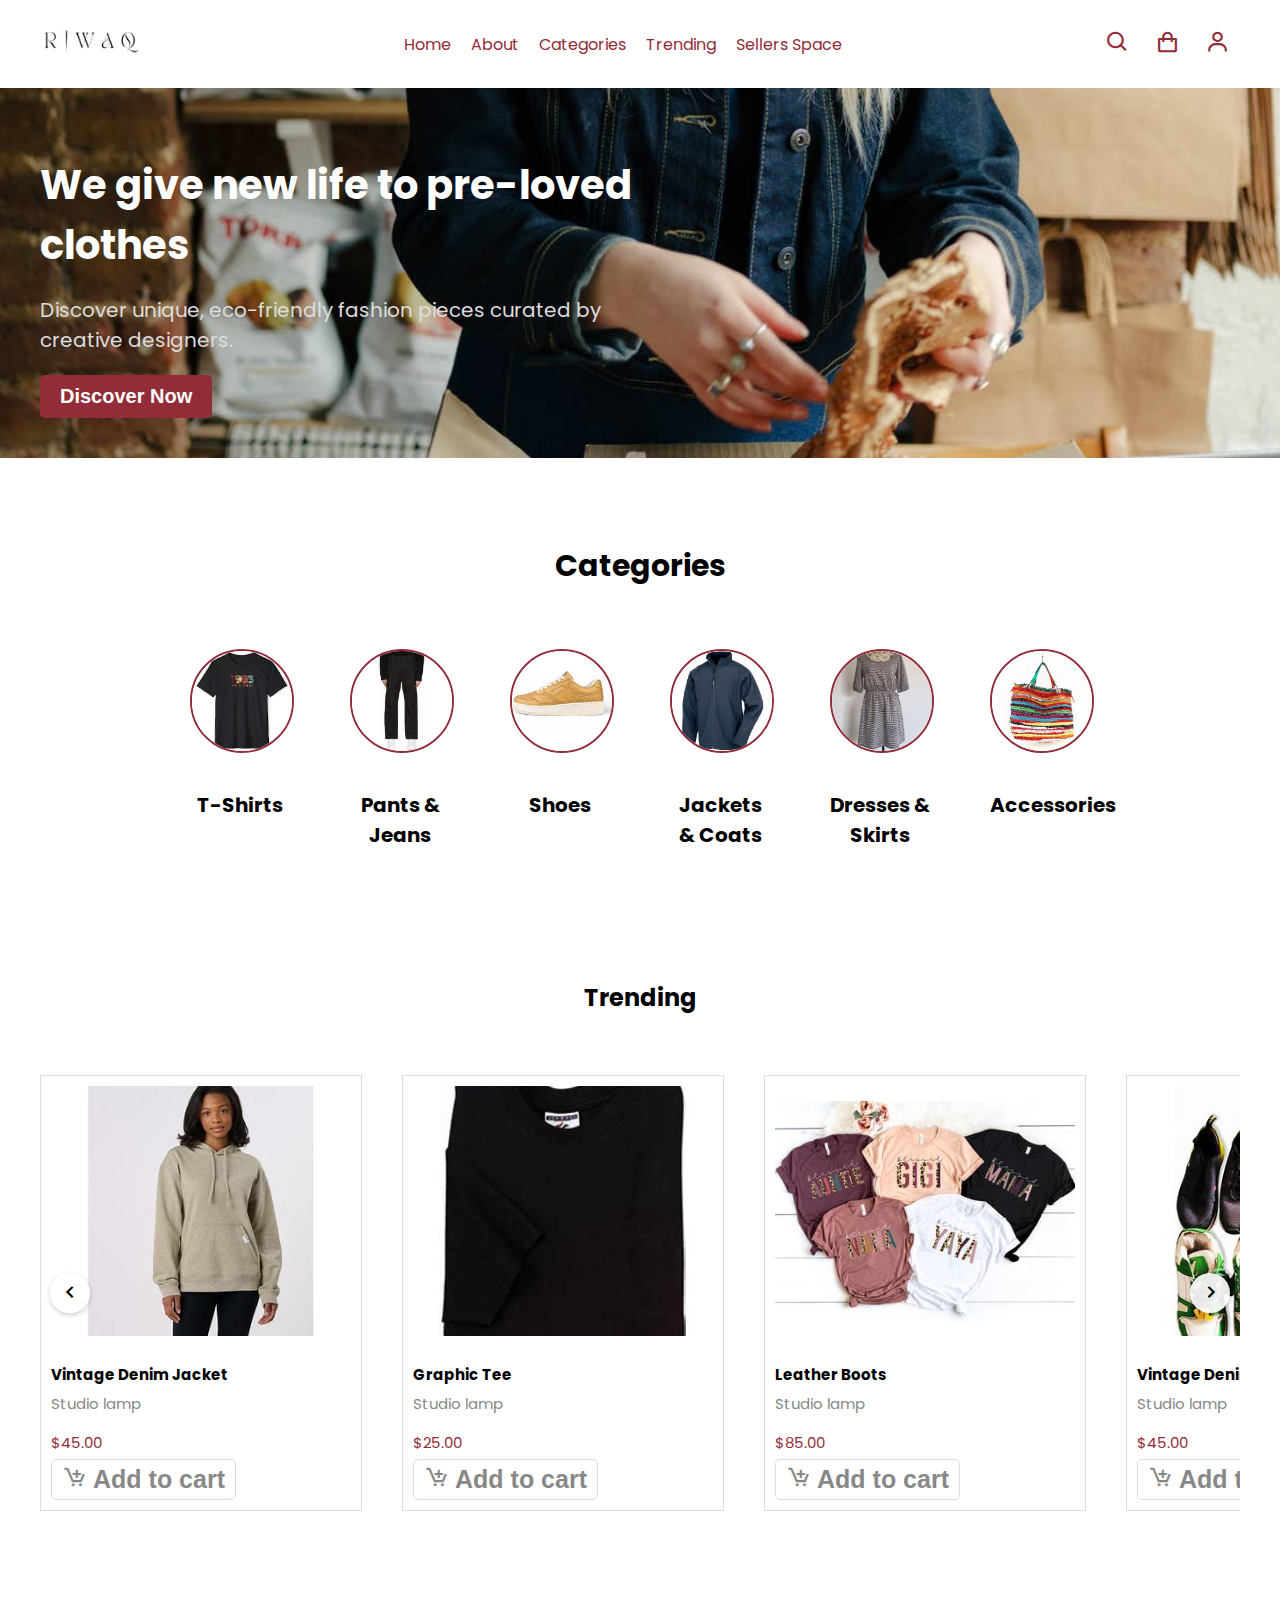
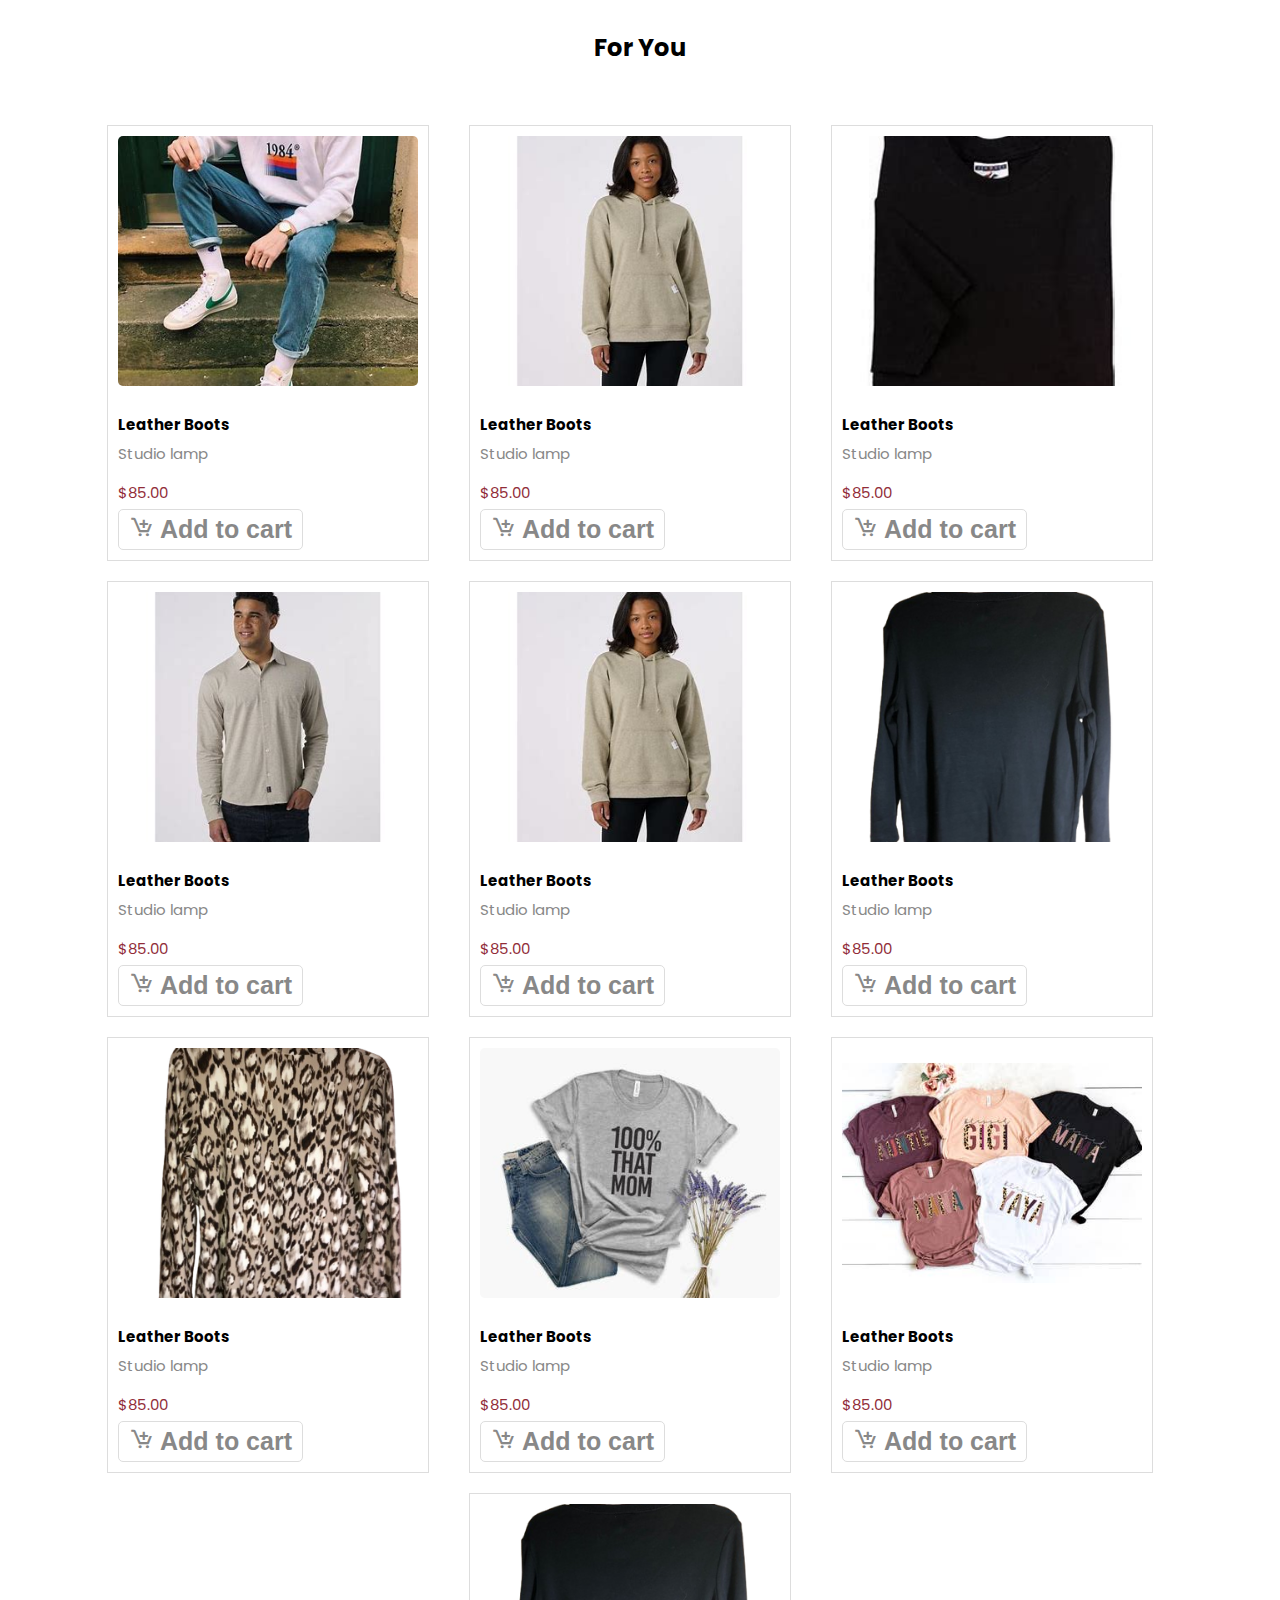
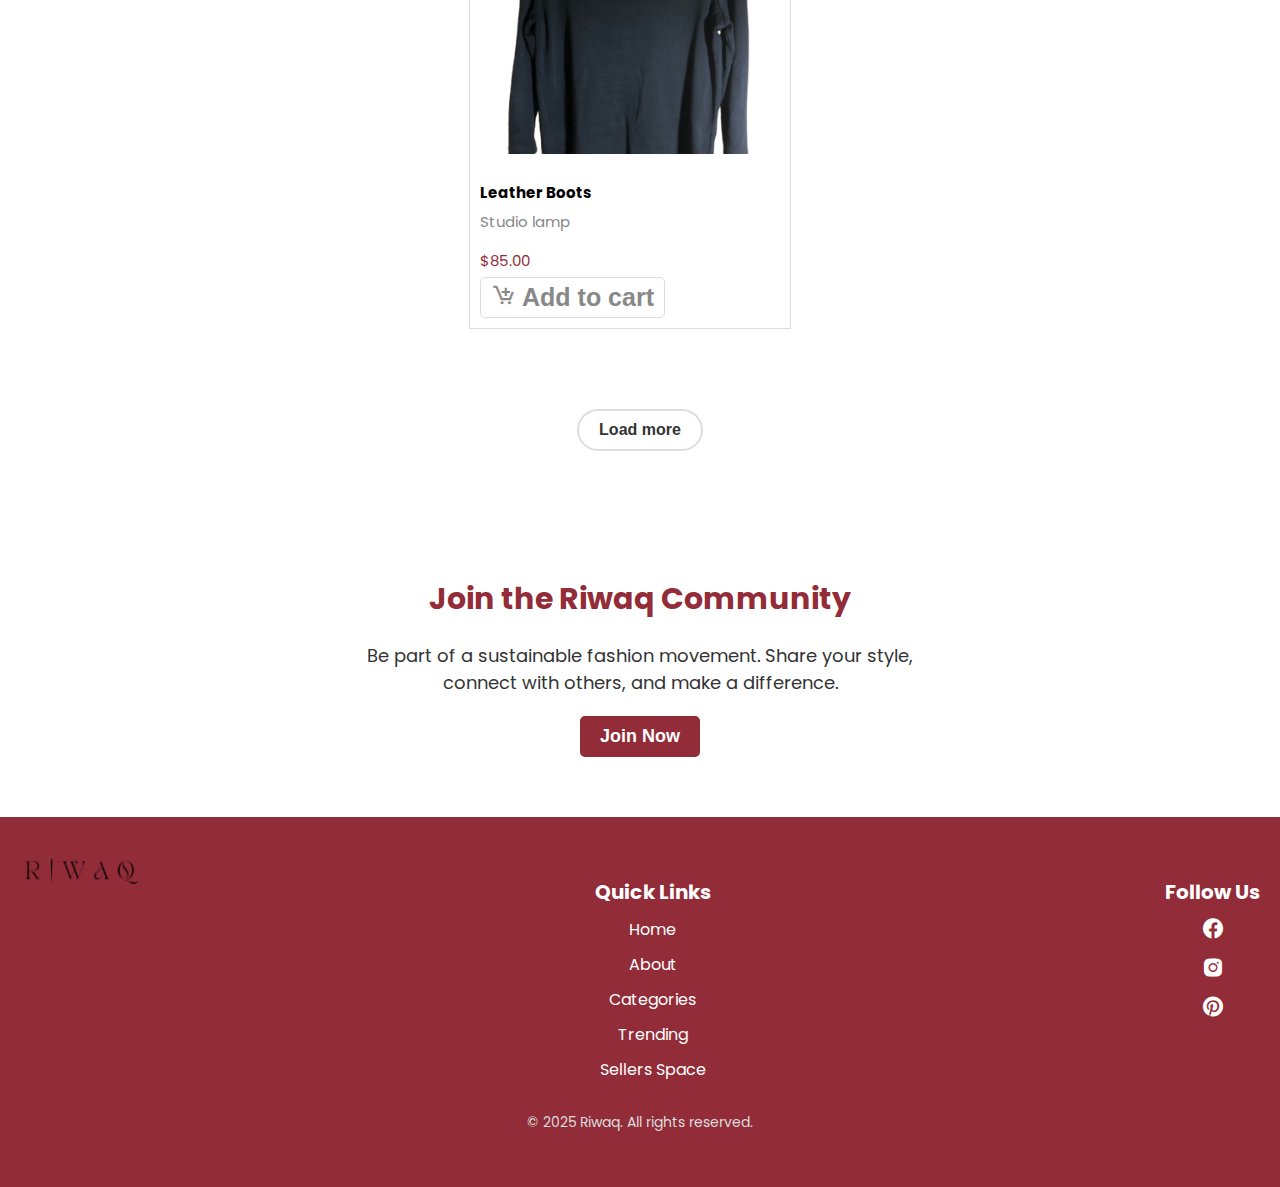
<file: client/pages/index.html>
<!DOCTYPE html>
<html lang="en">

<head>
    <meta charset="UTF-8">
    <meta name="viewport" content="width=device-width, initial-scale=1.0">
    <title>Riwaq-home</title>
    <link href="https://unpkg.com/boxicons@2.1.4/css/boxicons.min.css" rel="stylesheet">

    <link href="https://fonts.googleapis.com/css2?family=Poppins:wght@400;500;600&display=swap" rel="stylesheet">
    <link rel="stylesheet" href="../styles/home.css">
</head>

<body>
    <header>
        <button class="sidebarBtn" onclick='showSiddebar()'>
            <i class="bx bx-menu"></i>

        </button>
        <div class="sidebar">
            <div class="logo">
                <img src="../images/logo.png" alt="Riwaq">
                <button class="CloseSidebar">
                    <i class="bx bx-x" onclick='hideSidebar()'></i>
                </button>
            </div>
            <ul>
                <li><a href="#">Home</a></li>
                <li><a href="#">About</a></li>
                <li><a href="#">Categories</a></li>
                <li><a href="#">Trending</a></li>
                <li><a href="#">Sellers Space</a></li>
                <li><a href="#">Signup</a></li>
            </ul>
            <div class="socail-icons">
                <a href="#"><i class='bx bxl-facebook-circle'></i></a>
                <a href="#"><i class='bx bxl-instagram-alt'></i></a>
                <a href="#"><i class='bx bxl-pinterest'></i></i></a>
            </div>
        </div>
        <div class="logo">
            <img src="../images/logo.png" alt="Riwaq">
        </div>
        <div class="navbar">
            <ul>
                <li><a href="#">Home</a></li>
                <li><a href="#">About</a></li>
                <li><a href="#">Categories</a></li>
                <li><a href="#">Trending</a></li>
                <li><a href="#">Sellers Space</a></li>
            </ul>
        </div>
        <div class="actionBtns">
            <button class="Search">
                <i class='bx bx-search'></i>
            </button>
            <button class="ShoppingBag">
                <i class='bx bx-shopping-bag'></i>
            </button>
            <button class="Login">
                <i class='bx bx-user'></i>
            </button>
        </div>
    </header>
    <main>
        <div class="content">
            <h1>We give new life to pre-loved clothes</h1>
            <p>Discover unique, eco-friendly fashion pieces curated by creative designers.</p>
            <button class="callToAction">Discover Now</button>
        </div>
        <div class="HeroImg">
            <img src="../images/Illustrated1.png">
        </div>
    </main>
    <section class="categories">
        <h2>Categories</h2>
        <div class="category-list">
            <div class="category-item">
                <img src="../images/tshirt.jpeg" alt="Category 1">
                <h3>T-Shirts</h3>
            </div>
            <div class="category-item">
                <img src="../images/pants.jpeg" alt="Category 1">
                <h3>Pants & Jeans</h3>
            </div>
            <div class="category-item">
                <img src="../images/shoes.jpeg" alt="Category 2">
                <h3>Shoes</h3>
            </div>
            <div class="category-item">
                <img src="../images/jackets.jpeg" alt="Category 3">
                <h3>Jackets & Coats</h3>
            </div>
            <div class="category-item">
                <img src="../images/Dresses.jpeg" alt="Category 3">
                <h3>Dresses & Skirts</h3>
            </div>
            <div class="category-item">
                <img src="../images/accessoirs.jpeg" alt="Category 3">
                <h3>Accessories</h3>
            </div>
        </div>
    </section>
    <section class="trending">
        <h2>Trending</h2>
        <div class="slider-container">
            <button class="slider-button prev">
                <i class='bx bx-chevron-left'></i>
            </button>
            <div class="trending-list">
                <div class="trending-item">
                    <img src="../images/tranding1.jpeg" alt="Trending 1">
                    <h3 class="productName">Vintage Denim Jacket</h3>
                    <span class="artist">Studio lamp</span>
                    <p class="price">$45.00</p>
                    <button class="AddToCart">
                        <i class='bx bx-cart-add'></i>
                        Add to cart
                    </button>
                </div>
                <div class="trending-item">
                    <img src="../images/tranding2.jpeg" alt="Trending 2">
                    <h3 class="productName">Graphic Tee</h3>
                    <span class="artist">Studio lamp</span>
                    <p class="price">$25.00</p>
                    <button class="AddToCart">
                        <i class='bx bx-cart-add'></i>
                        Add to cart
                    </button>
                </div>
                <div class="trending-item">
                    <img src="../images/tranding10.jpeg" alt="Trending 3">
                    <h3 class="productName">Leather Boots</h3>
                    <span class="artist">Studio lamp</span>
                    <p class="price">$85.00</p>
                    <button class="AddToCart">
                        <i class='bx bx-cart-add'></i>
                        Add to cart
                    </button>
                </div>
                <div class="trending-item">
                    <img src="../images/sneakers.jpeg" alt="Trending 1">
                    <h3 class="productName">Vintage Denim Jacket</h3>
                    <span class="artist">Studio lamp</span>
                    <p class="price">$45.00</p>
                    <button class="AddToCart">
                        <i class='bx bx-cart-add'></i>
                        Add to cart
                    </button>
                </div>
                <div class="trending-item">
                    <img src="../images/tranding7.png" alt="Trending 2">
                    <h3 class="productName">Graphic Tee</h3>
                    <span class="artist">Studio lamp</span>
                    <p class="price">$25.00</p>
                    <button class="AddToCart">
                        <i class='bx bx-cart-add'></i>
                        Add to cart
                    </button>
                </div>
                <div class="trending-item">
                    <img src="../images/tranding8.png" alt="Trending 3">
                    <h3 class="productName">Leather Boots</h3>
                    <span class="artist">Studio lamp</span>
                    <p class="price">$85.00</p>
                    <button class="AddToCart">
                        <i class='bx bx-cart-add'></i>
                        Add to cart
                    </button>
                </div>
                <div class="trending-item">
                    <img src="../images/tranding5.jpeg" alt="Trending 1">
                    <h3 class="productName">Vintage Denim Jacket</h3>
                    <span class="artist">Studio lamp</span>
                    <p class="price">$45.00</p>
                    <button class="AddToCart">
                        <i class='bx bx-cart-add'></i>
                        Add to cart
                    </button>
                </div>
                <div class="trending-item">
                    <img src="../images/tranding4.jpeg" alt="Trending 2">
                    <h3 class="productName">Graphic Tee</h3>
                    <span class="artist">Studio lamp</span>
                    <p class="price">$25.00</p>
                    <button class="AddToCart">
                        <i class='bx bx-cart-add'></i>
                        Add to cart
                    </button>
                </div>
                <div class="trending-item">
                    <img src="../images/tranding9.jpeg" alt="Trending 3">
                    <h3 class="productName">Leather Boots</h3>
                    <span class="artist">Studio lamp</span>
                    <p class="price">$85.00</p>
                    <button class="AddToCart">
                        <i class='bx bx-cart-add'></i>
                        Add to cart
                    </button>
                </div>
            </div>
            <button class="slider-button next">
                <i class='bx bx-chevron-right' ></i>
            </button>
        </div>
    </section>
    <section class="forYou">
        <h2>For You</h2>
        <div class="products-list">
            <div class="product-item">
                <img src="../images/tranding5.jpeg" alt="Trending 3">
                <h3 class="productName">Leather Boots</h3>
                <span class="artist">Studio lamp</span>
                <p class="price">$85.00</p>
                <button class="AddToCart">
                    <i class='bx bx-cart-add'></i>
                    Add to cart
                </button>
            </div>

            <div class="product-item">
                <img src="../images/tranding1.jpeg" alt="Trending 3">
                <h3 class="productName">Leather Boots</h3>
                <span class="artist">Studio lamp</span>
                <p class="price">$85.00</p>
                <button class="AddToCart">
                    <i class='bx bx-cart-add'></i>
                    Add to cart
                </button>
            </div>

            <div class="product-item">
                <img src="../images/tranding2.jpeg" alt="Trending 3">
                <h3 class="productName">Leather Boots</h3>
                <span class="artist">Studio lamp</span>
                <p class="price">$85.00</p>
                <button class="AddToCart">
                    <i class='bx bx-cart-add'></i>
                    Add to cart
                </button>
            </div>


            <div class="product-item">
                <img src="../images/tranding4.jpeg" alt="Trending 3">
                <h3 class="productName">Leather Boots</h3>
                <span class="artist">Studio lamp</span>
                <p class="price">$85.00</p>
                <button class="AddToCart">
                    <i class='bx bx-cart-add'></i>
                    Add to cart
                </button>
            </div>

            <div class="product-item">
                <img src="../images/tranding1.jpeg" alt="Trending 3">
                <h3 class="productName">Leather Boots</h3>
                <span class="artist">Studio lamp</span>
                <p class="price">$85.00</p>
                <button class="AddToCart">
                    <i class='bx bx-cart-add'></i>
                    Add to cart
                </button>
            </div>

            <div class="product-item">
                <img src="../images/tranding7.png" alt="Trending 3">
                <h3 class="productName">Leather Boots</h3>
                <span class="artist">Studio lamp</span>
                <p class="price">$85.00</p>
                <button class="AddToCart">
                    <i class='bx bx-cart-add'></i>
                    Add to cart
                </button>
            </div>

            <div class="product-item">
                <img src="../images/tranding8.png" alt="Trending 3">
                <h3 class="productName">Leather Boots</h3>
                <span class="artist">Studio lamp</span>
                <p class="price">$85.00</p>
                <button class="AddToCart">
                    <i class='bx bx-cart-add'></i>
                    Add to cart
                </button>
            </div>

            <div class="product-item">
                <img src="../images/tranding9.jpeg" alt="Trending 3">
                <h3 class="productName">Leather Boots</h3>
                <span class="artist">Studio lamp</span>
                <p class="price">$85.00</p>
                <button class="AddToCart">
                    <i class='bx bx-cart-add'></i>
                    Add to cart
                </button>
            </div>

            <div class="product-item">
                <img src="../images/tranding10.jpeg" alt="Trending 3">
                <h3 class="productName">Leather Boots</h3>
                <span class="artist">Studio lamp</span>
                <p class="price">$85.00</p>
                <button class="AddToCart">
                    <i class='bx bx-cart-add'></i>
                    Add to cart
                </button>
            </div>
            <div class="product-item">
                <img src="../images/tranding7.png" alt="Trending 3">
                <h3 class="productName">Leather Boots</h3>
                <span class="artist">Studio lamp</span>
                <p class="price">$85.00</p>
                <button class="AddToCart">
                    <i class='bx bx-cart-add'></i>
                    Add to cart
                </button>
            </div>
        </div>
        <div class="loadmore">
            <button>Load more</button>
        </div>
    </section>
    <section class="panel">
        <div class="panel-content">
            <h2>Join the Riwaq Community</h2>
            <p>Be part of a sustainable fashion movement. Share your style, connect with others, and make a difference.</p>
            <button class="join-button">Join Now</button>
        </div>
    </section>
    <footer>
        <div class="footer-content">
            <div class="footer-logo">
                <img src="../images/logo.png" alt="Riwaq">
            </div>
            <div class="footer-links">
                <h3>Quick Links</h3>
                <ul>
                    <li><a href="#">Home</a></li>
                    <li><a href="#">About</a></li>
                    <li><a href="#">Categories</a></li>
                    <li><a href="#">Trending</a></li>
                    <li><a href="#">Sellers Space</a></li>
                </ul>
            </div>
            <div class="footer-social">
                <h3>Follow Us</h3>
                <ul>
                    <li><a href="#"><i class='bx bxl-facebook-circle'></i></a></li>
                    <li><a href="#"><i class='bx bxl-instagram-alt'></i></a></li>
                    <li><a href="#"><i class='bx bxl-pinterest'></i></a></li>
                </ul>
            </div>
        </div>
        <p>&copy; 2025 Riwaq. All rights reserved.</p>
    </footer>
    <script>
        document.addEventListener('DOMContentLoaded', () => {
            const trendingList = document.querySelector('.trending-list');
            const prevButton = document.querySelector('.slider-button.prev');
            const nextButton = document.querySelector('.slider-button.next');
            const itemWidth = 320; // Width of item + margin
            let currentPosition = 0;

            const moveSlider = (direction) => {
                const maxScroll = trendingList.scrollWidth - trendingList.clientWidth;

                if (direction === 'next') {
                    currentPosition = Math.min(currentPosition + itemWidth * 1, maxScroll);
                } else {
                    currentPosition = Math.max(currentPosition - itemWidth * 1, 0);
                }

                trendingList.style.transform = `translateX(-${currentPosition}px)`;
            };

            prevButton.addEventListener('click', () => moveSlider('prev'));
            nextButton.addEventListener('click', () => moveSlider('next'));
        });

        function showSiddebar() {
            const sidebar = document.querySelector('.sidebar');
            sidebar.style.display = 'block';
        }
        function hideSidebar() {
            const sidebar = document.querySelector('.sidebar');
            sidebar.style.display = 'none';
        }
            

    </script>
</body>

</html>
</file>
<file: client/styles/home.css>
:root {
    --primary-color: #912C38;
    --secondary-color: #d3ebab;
    --tertiary-color: #6a7d3a;
}

body {
    font-family: 'Poppins', 'Segoe UI', sans-serif;
    padding: 0;
    margin: 0;

}

i {
    font-size: 25px;

}

header {
    background-color: #fff;
    padding: 20px 40px;
    display: flex;
    align-items: center;
    justify-content: space-between;
    position: sticky;
    top: 0;
    z-index: 1000;
}

.logo {
    font-size: 20px;
    font-weight: 50;
    color: #000;
    text-decoration: none;
    font-family: 'Lucida Sans', sans-serif;
}

.logo img {
    width: 100px;
    margin-right: 10px;
}

.navbar {
    display: flex;
    gap: 20px;

}

.navbar ul {
    list-style: none;
    display: flex;
    gap: 20px;
    margin: 0;
    padding: 0;
}

.navbar ul li {
    display: inline-block;

}

.navbar ul li a {
    text-decoration: none;
    color: var(--primary-color);
    transition: 0.3s ease;
}

.navbar ul li:hover {
    border-bottom: 2px solid var(--primary-color);
    padding-bottom: 5px;
}

.actionBtns {
    display: flex;
    gap: 5px;
}

.actionBtns button {
    color: var(--primary-color);
    border: none;
    padding: 10px;
    border-radius: 5px;
    cursor: pointer;
    font-size: 20px;
    font-weight: 600;
    background-color: transparent;
}

.actionBtns button:hover {
    background-color: var(--primary-color);
    color: #fff;
    transition: 0.3s ease;
}

main {
    
    padding: 20px;
   
    display: flex;
    align-items: center;
    justify-content: space-between;
    background-image: url(../images/back.jpeg);
    background-size: cover;
    background-position: center;
    background-repeat: no-repeat;

}

main .content {
    max-width: 600px;
    padding: 20px;

}

main .content h1 {
    font-size: 40px;
    color: #fff;
    margin-bottom: 20px;
}

main .content p {
    font-size: 20px;
    color: #ddd;
    margin-bottom: 20px;
}

main .content button {
    background-color: var(--primary-color);
    color: #fff;
    border: none;
    padding: 10px 20px;
    border-radius: 5px;
    cursor: pointer;
    font-size: 20px;
    font-weight: 600;
    transition: 0.3s ease;
}

main .content button:hover {
    background-color: #ddd;
    color: var(--primary-color);
    transition: 0.3s ease;
}

main .HeroImg img {
    width: 100%;
    max-width: 300px;
    height: auto;
    margin-top: 20px;
    display: none;
}

.categories {
    display: flex;
    flex-direction: column;
    justify-content: center;
    align-items: center;

    flex-wrap: wrap;
    gap: 20px;
    margin-top: 40px;
    padding: 20px 40px;
}

.categories h2 {
    font-size: 30px;
    color: #000;
    margin-bottom: 20px;
}

.categories .category-list {
    display: flex;
    gap: 20px;
    flex-wrap: wrap;

    justify-content: center;
    width: 100%;

}

.category-list .category-item {
    border-radius: 5px;
    padding: 20px;
    text-align: center;
    width: 100px;
    transition: 0.3s ease;
}

.category-item:hover {
    background-color: #ddd;
    transform: scale(1.05);
    transition: 0.3s ease;
}

.category-item img {
    width: 100%;
    height: 100px;
    margin-bottom: 10px;
    border-radius: 50%;
    border: 2px solid var(--primary-color);
}

.category-item h3 {
    font-size: 20px;
    color: #000;
    margin-bottom: 10px;
}

.trending {
    display: flex;
    flex-direction: column;
    justify-content: center;
    align-items: center;
    gap: 20px;
    margin-top: 40px;
    padding: 20px 40px;
}

.slider-container {
    position: relative;
    width: 100%;
    overflow: hidden;
}

.trending-list {
    display: flex;
    transition: transform 0.3s ease-in-out;
    gap: 20px;
    padding: 20px 0;
}

.trending-item,
.product-item {
    flex: 0 0 300px;
    margin-right: 20px;
    border: 1px solid #ddd;
    padding: 10px;
}

.slider-button {
    position: absolute;
    top: 50%;
    transform: translateY(-50%);
    background: rgba(255, 255, 255, 0.9);
    border: none;
    border-radius: 50%;
    width: 40px;
    height: 40px;
    cursor: pointer;
    box-shadow: 0 2px 5px rgba(0, 0, 0, 0.2);
    z-index: 1;
}

.slider-button:hover {
    background: rgba(255, 255, 255, 1);
}

.slider-button.prev {
    left: 10px;
}

.slider-button.next {
    right: 10px;
}

.trending-item img,
.product-item img {
    width: 100%;
    height: 250px;
    object-fit: cover;
    margin-bottom: 5px;
    border-radius: 5px;
}

.trending-item .productName,
.product-item .productName {
    font-size: 15px;
    color: #000;
    margin-bottom: 5px;
}

.trending-item .artist,
.product-item .artist {
    font-size: 15px;
    color: #888;
    margin-bottom: 5px;
}

.trending-item .price,
.product-item .price {
    font-size: 15px;
    color: var(--primary-color);
    margin-bottom: 5px;
}

.trending-item .AddToCart,
.product-item .AddToCart {
    background-color: #fff;
    color: #888;
    border: 1px solid #ddd;
    padding: 5px 10px;
    border-radius: 5px;
    cursor: pointer;
    font-size: 25px;
    font-weight: 600;
    transition: background-color 0.3s ease, transform 0.3s ease;
}

.sidebarBtn {
    background-color: #fff;
    color: var(--primary-color);
    border: none;
    padding: 10px;
    border-radius: 5px;
    cursor: pointer;
    font-size: 16px;
    font-weight: 600;
    transition: 0.3s ease;
    display: none;
}

.sidebarBtn:hover {
    background-color: var(--primary-color);
    color: #fff;
    transition: 0.3s ease;
}

.sidebar {
    position: fixed;
    top: 0;
    left: 0;
    width: 100%;
    height: 100%;
    background-color: #ffff;
    border-right: 1px solid #ddd;
    padding: 20px;
    display: none;
    justify-content: start;
    flex-direction: column;
    gap: 20px;
}

.sidebar .logo {
    display: flex;
    align-items: center;
    justify-content: space-between;
    padding: 0 20px;

}

.CloseSidebar {
    background-color: #fff;
    color: var(--primary-color);
    border: none;
    padding: 10px 20px;
    border-radius: 5px;
    cursor: pointer;
    font-size: 16px;
    font-weight: 600;
    transition: 0.3s ease;
    display: block;
}

.sidebar ul {
    list-style: none;
    padding: 0;
    margin: 0;
}

.sidebar ul li {
    margin-bottom: 10px;
    border-bottom: 1px solid var(--primary-color);
    padding: 10px 0;
    display: flex;

}

.sidebar ul li a {
    text-decoration: none;
    color: var(--primary-color);
    transition: 0.3s ease;
    font-size: 26px;
    font-weight: 500;
}

.socail-icons {
    display: flex;
    gap: 20px;
    margin-top: 20px;
}

.socail-icons a {
    text-decoration: none;
    color: var(--primary-color);
    transition: 0.3s ease;
    font-size: 16px;
    font-weight: 500;
}

.socail-icons a:hover {
    color: var(--tertiary-color);
    transition: 0.3s ease;
}

.forYou {
    display: flex;
    flex-direction: column;
    justify-content: center;
    align-items: center;
    gap: 20px;
    margin-top: 40px;
    padding: 20px 40px;
}

.products-list {
    display: flex;
    flex-wrap: wrap;
    padding: 20px 0;
    align-items: center;
    justify-content: center;
    gap: 20px;
    

}

.loadmore {
    display: flex;
    align-items: center;
    justify-content: center;
    padding: 20px 0;
    margin-top: 20px;
}

.loadmore button {
    background-color: #fff;
    color: #333;
    border: 2px solid #ddd;
    padding: 10px 20px;
    border-radius: 50px;
    cursor: pointer;
    font-size: 16px;
    font-weight: 600;
    transition: 0.3s ease;
    background: transparent;
}

.panel {
    display: flex;
    align-items: center;
    justify-content: center;
    padding: 40px 20px;


    border-radius: 10px;
    margin: 20px 40px;
    text-align: center;
}

.how-it-works {
    padding: 3rem 2rem;
    text-align: center;
    background-color: #ddd;
}

.how-it-works h2 {
    font-size: 2rem;
    margin-bottom: 2rem;
    color: var(--primary-color);
}

.steps {
    display: flex;
    gap: 2rem;
    justify-content: center;
    flex-wrap: wrap;
}

.step {
    max-width: 200px;
}

.step img {
    width: 60px;
    margin-bottom: 1rem;
}

.step h3 {
    margin-bottom: 0.5rem;
    color: var(--primary-color);
}

.mission {
    background-color: var(--primary-color);
    padding: 3rem 1rem;
    display: flex;
    justify-content: center;
    align-items: center;
    text-align: center;
}

.mission-content {
    max-width: 700px;
}

.mission h2 {
    font-size: 2rem;
    margin-bottom: 1rem;
    font-weight: bold;
    color: #fff;
}

.mission p {
    font-size: 1.2rem;
    color: #fff;
    line-height: 1.8;
}

.panel-content {
    max-width: 600px;
}

.panel-content h2 {
    font-size: 30px;
    color: var(--primary-color);
    margin-bottom: 20px;
}

.panel-content p {
    font-size: 18px;
    color: #333;
    margin-bottom: 20px;
}

.panel-content .join-button {
    background-color: var(--primary-color);
    color: #fff;
    border: none;
    padding: 10px 20px;
    border-radius: 5px;
    cursor: pointer;
    font-size: 18px;
    font-weight: 600;
    transition: 0.3s ease;
}

.panel-content .join-button:hover {
    background-color: #ddd;
    color: var(--primary-color);
    transition: 0.3s ease;
}

footer {
    background-color: var(--primary-color);
    color: #fff;
    padding: 40px 20px;
    text-align: center;
}

.footer-content {
    display: flex;
    flex-wrap: wrap;
    justify-content: space-between;
    align-items: flex-start;
    gap: 20px;
    margin-bottom: 20px;
}

.footer-logo img {
    width: 120px;
    height: auto;
}

.footer-links h3,
.footer-social h3 {
    font-size: 20px;
    margin-bottom: 10px;
    color: #fff;
}

.footer-links ul,
.footer-social ul {
    list-style: none;
    padding: 0;
    margin: 0;
}

.footer-links ul li,
.footer-social ul li {
    margin-bottom: 10px;
}

.footer-links ul li a,
.footer-social ul li a {
    text-decoration: none;
    color: #fff;
    transition: color 0.3s ease;
    font-size: 16px;
}

.footer-links ul li a:hover,
.footer-social ul li a:hover {
    color: #ddd;
}

.footer-social ul li a i {
    font-size: 24px;
}

footer p {
    font-size: 14px;
    margin-top: 20px;
    color: #ddd;
}

@media (max-width: 900px) {
    .footer-content {
        flex-direction: column;
        align-items: center;
        text-align: center;
    }

    .footer-links ul {
        display: flex;
        flex-direction: column;
        align-items: center;
    }

    .footer-social ul {
        display: flex;
        flex-wrap: nowrap;
        align-items: center;
    }

    .footer-social ul li {
        margin-right: 10px;
    }
}

@media (max-width:900px) {
    header {
        padding: 10px;
    }

    .logo {
        font-size: 15px;
    }

    .content {
        margin-bottom: 20px;
    }

    .sidebarBtn {
        display: block;
    }

    .navbar {
        display: none;
    }

    main {
        flex-wrap: wrap-reverse;
        margin: 0;
        border-radius: 0;
    }

    .content {
        margin-bottom: 20px;
    }

    .forYou {
        margin-top: 20px;
        padding: 10px;


    }

    .products-list {
        display: flex;
        flex-wrap: wrap;
        padding: 10px 0;
        align-items: center;
        justify-content: center;
        gap: 20px;
    }

    .product-item {
        margin:0;
        flex: 0 0 40%;
    }

    .product-item .AddToCart {
        padding: 10px 0;
        width: 100%;
        font-size: 15px;
        align-items: center;
        justify-content: center;
    }





}
</file>
